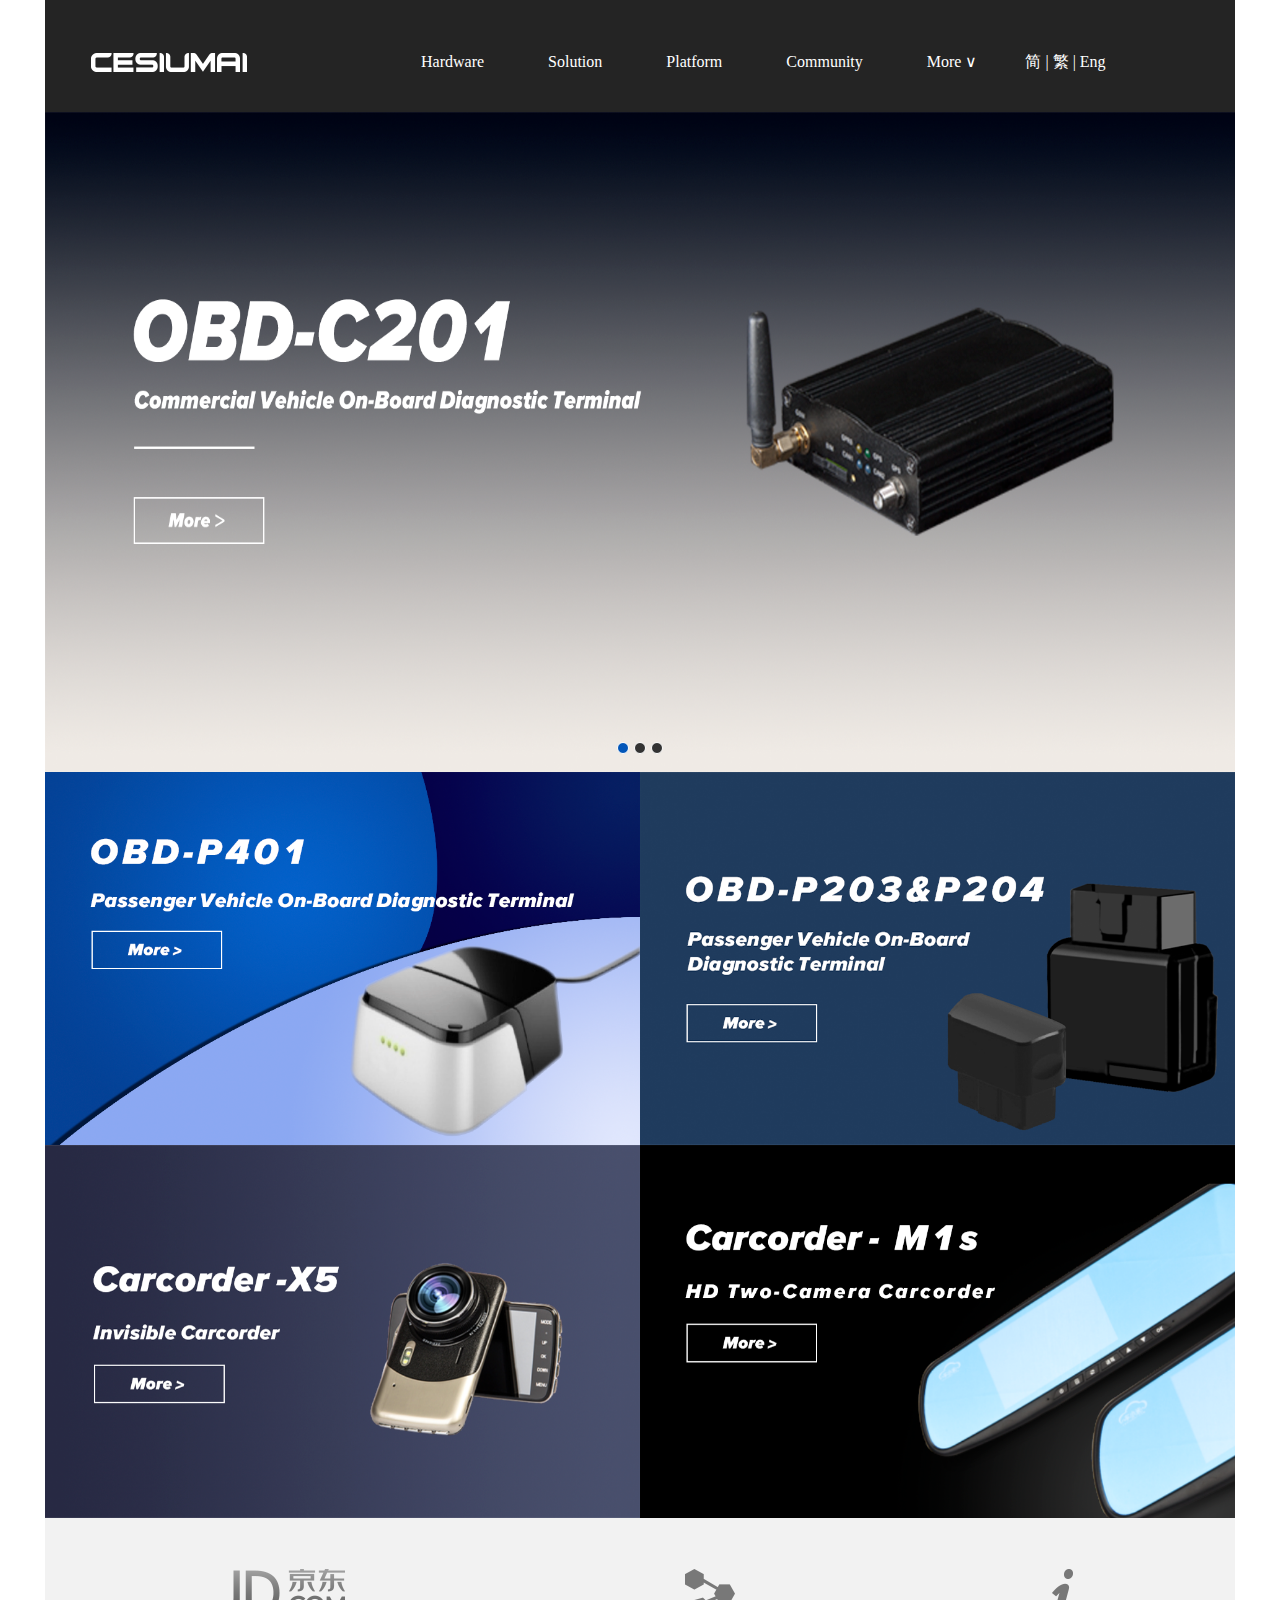
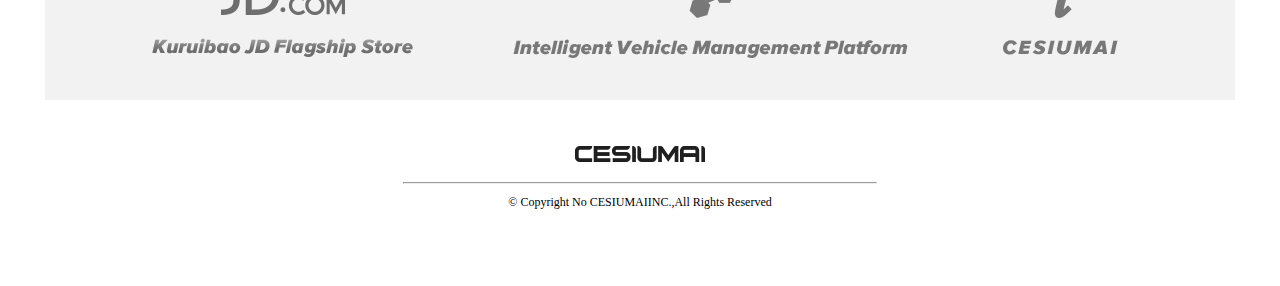
<file: index.html>
<!DOCTYPE html>
<html>
		<html xmlns=http://www.w3.org/1999/xhtml> 
	<head>
		<meta charset="utf-8" />

<meta http-equiv=X-UA-Compatible content="IE=edge,chrome=1">
<meta content=always name=referrer>
<meta name="viewport" content="width=device-width, initial-scale=1" />
		<title></title>
		<link rel="stylesheet" href="css/header.css" />
		<link rel="stylesheet" href="css/banner.css" />
	</head>
	<body>
		<div id="max">
		<div class="header">
			<h1 class="logo"><a href="" ><img src="img/images/logo1.png" alt="logo" /></a></h1>
			<ul class="ind_nav">
				<li class="nav-1"><a href="product.html" class="current">Hardware</a></li>
				<li class="nav-2"><a href="solution.html" class="solu">Solution</a></li>
				<li class="nav-3"><a href="http://obd.longseer.online/Home/Index" target="_blank" class="pla">Platform</a></li>
				<li class="nav-4"><a href="" class="com">Community</a></li>
			
				<li class="nav-5" id="nav"><a href="" class="dropdown-btn" data-trigger="dropdown">More	&#8744;</a>
					<ul class="dropdown-menu fade">
				    	<li class="item"><a href="">News</a></li>
			      		<li class="item"><a href="">Activities</a></li>
			      		<li class="item"><a href="">Links</a></li>
			        </ul>
				</li>
				<li class="nav-6"><a href="" class="eng">简 | 繁 | Eng</a></li>
			</ul>
		</div>
	<div id="pic">
    <div id="list" style="left: -1190px;">
        <img src="img/banner/banner3.jpg" alt="1"/>
        <img src="img/banner/banner1.png" alt="1"/>
        <img src="img/banner/banner2.jpg" alt="2"/>
        <img src="img/banner/banner3.jpg" alt="3"/>
        <img src="img/banner/banner1.png" alt="4"/>
      
    </div>
    <div id="buttons">
        <span index="1" class="on"></span>
        <span index="2"></span>
        <span index="3"></span>
       
    </div>
    <a href="javascript:;" id="prev" class="arrow"></a>
    <a href="javascript:;" id="next" class="arrow"></a>
</div>

		<div class="container">
			<div id="p401"><a href=""><img src="img/images/OBD-P401.png" alt="" /></a></div>
			<div ><a href=""><img src="img/images/OBD-P203.png" alt="" /></a></div>
			<div ><a href=""><img src="img/images/Carcorder.png" alt="" /></a></div>
			<div ><a href=""><img src="img/images/Carcorder-M1s.png" alt="" /></a></div>
		</div>
		<div class="footer">
			<a href="" class="footer1"><img src="img/images/JDlogo.png" alt="" /> </a>
			<a href="" class="footer2"><img src="img/images/footer3.png" alt="" /> </a>
			<a href="" class="footer3"><img src="img/images/footer2.png" alt="" /> </a>
		</div>
		<div class="footers"></div>
	</div>
		<script src="js/jquery-1.11.3.js"></script>
		<script src="js/myUI.js"></script>
		<script src="js/jquery.js"></script>
		<script src="js/js.js"></script>
		<script type="text/javascript">
		$('.footers').load("footer.html");

</script>
	</body>
</html>
</file>
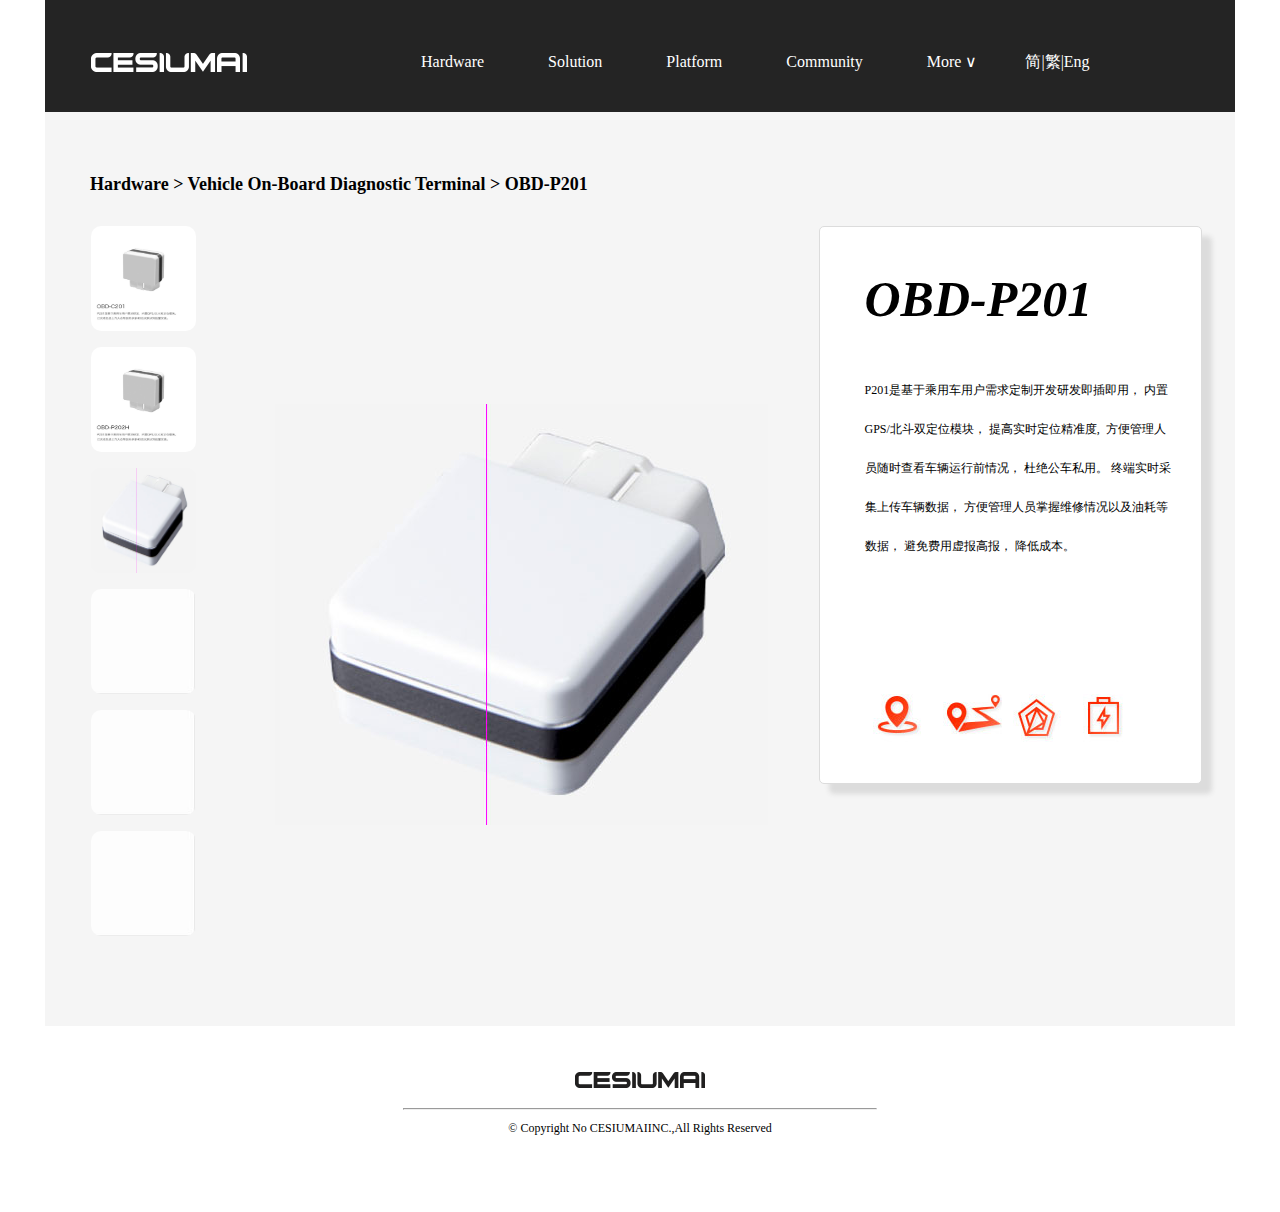
<file: detail.html>
<!DOCTYPE html>
<html>
	<head>
		<meta charset="UTF-8">
		<meta http-equiv=X-UA-Compatible content="IE=edge,chrome=1">
		<meta content=always name=referrer>
		<meta name="viewport" content="width=device-width, initial-scale=1" />
		<title></title>
		<link rel="stylesheet" href="css/header.css" />
		<link rel="stylesheet" href="css/detail.css" />
	</head>
	<body>
	<div id="details">
		<div class="header">
			<h1 class="logo"><a href="index.html" ><img src="img/images/logo1.png" alt="logo" /></a></h1>
			<ul class="ind_nav">
				<li class="nav-1"><a href="product.html" class="current">Hardware</a></li>
				<li class="nav-2"><a href="solution.html" class="solu">Solution</a></li>
				<li class="nav-3"><a href="http://obd.longseer.online/Home/Index" target="_blank" class="pla">Platform</a></li>
				<li class="nav-4"><a href="" class="com">Community</a></li>
			
				<li class="nav-5" id="nav"><a href="" class="dropdown-btn" data-trigger="dropdown">More	&#8744;</a>
					<ul class="dropdown-menu fade">
				    	<li class="item"><a href="">News</a></li>
			      		<li class="item"><a href="">Activities</a></li>
			      		<li class="item"><a href="">Links</a></li>
				    	
			        </ul>
				</li>
				<li class="nav-6"><a href="" class="eng">简|繁|Eng</a></li>
			</ul>
			
		</div>
		<div class="detail">
			<h2>Hardware > Vehicle On-Board Diagnostic Terminal > OBD-P201</h2>
			<div class="detail-left">
				<ul>
					<li><img src="img/product/OBD-C201.jpg" onmouseover="changeImg(this.src)" alt="" /></li>
					<li><img src="img/product/OBD-P202H.jpg" onmouseover="changeImg(this.src)" alt="" /></li>
					<li><img src="img/detail/obd201-1.1.jpg" onmouseover="changeImg(this.src)" alt="" /></li>
					<li><img src="img/detail/obd201-1.jpg" onmouseover="changeImg(this.src)" alt="" /></li>
					<li><img src="img/detail/obd201-1.jpg" onmouseover="changeImg(this.src)" alt="" /></li>
					<li><img src="img/detail/obd201-1.jpg" onmouseover="changeImg(this.src)" alt="" /></li>
				</ul>
			</div>
			<div class="detail-center">
				<img src="img/detail/obd201-1.1.jpg" alt="" id="myimg"/>
			</div>
			<div class="detail-right">
				<h1>OBD-P201</h1>
				<p>P201是基于乘用车用户需求定制开发研发即插即用， 内置<br>GPS/北斗双定位模块， 提高实时定位精准度, &nbsp;方便管理人<br>
					员随时查看车辆运行前情况， 杜绝公车私用。 终端实时采 <br>集上传车辆数据， 方便管理人员掌握维修情况以及油耗等<br>数据，
					避免费用虚报高报， 降低成本。
				</p>
				<img  src="img/icon/tb-1.jpg" class="tb-1"/>
				<img src="img/icon/tb-2.jpg"/>
				<img src="img/icon/tb-3.jpg" />
				<img src="img/icon/tb-4.jpg"/>
			</div>
		</div>
		<div class="footer"></div>
	</div>
		<script src="js/jquery-1.11.3.js"></script>
		<script src="js/myUI.js"></script>
		<script src="js/jquery.js"></script>
		<script>
		function changeImg(url)
		{
		  var bigimg = document.getElementById("myimg");
		  bigimg.src=url;
		}
			$('.footer').load("footer.html");
		</script>
	</body>
</html>
</file>
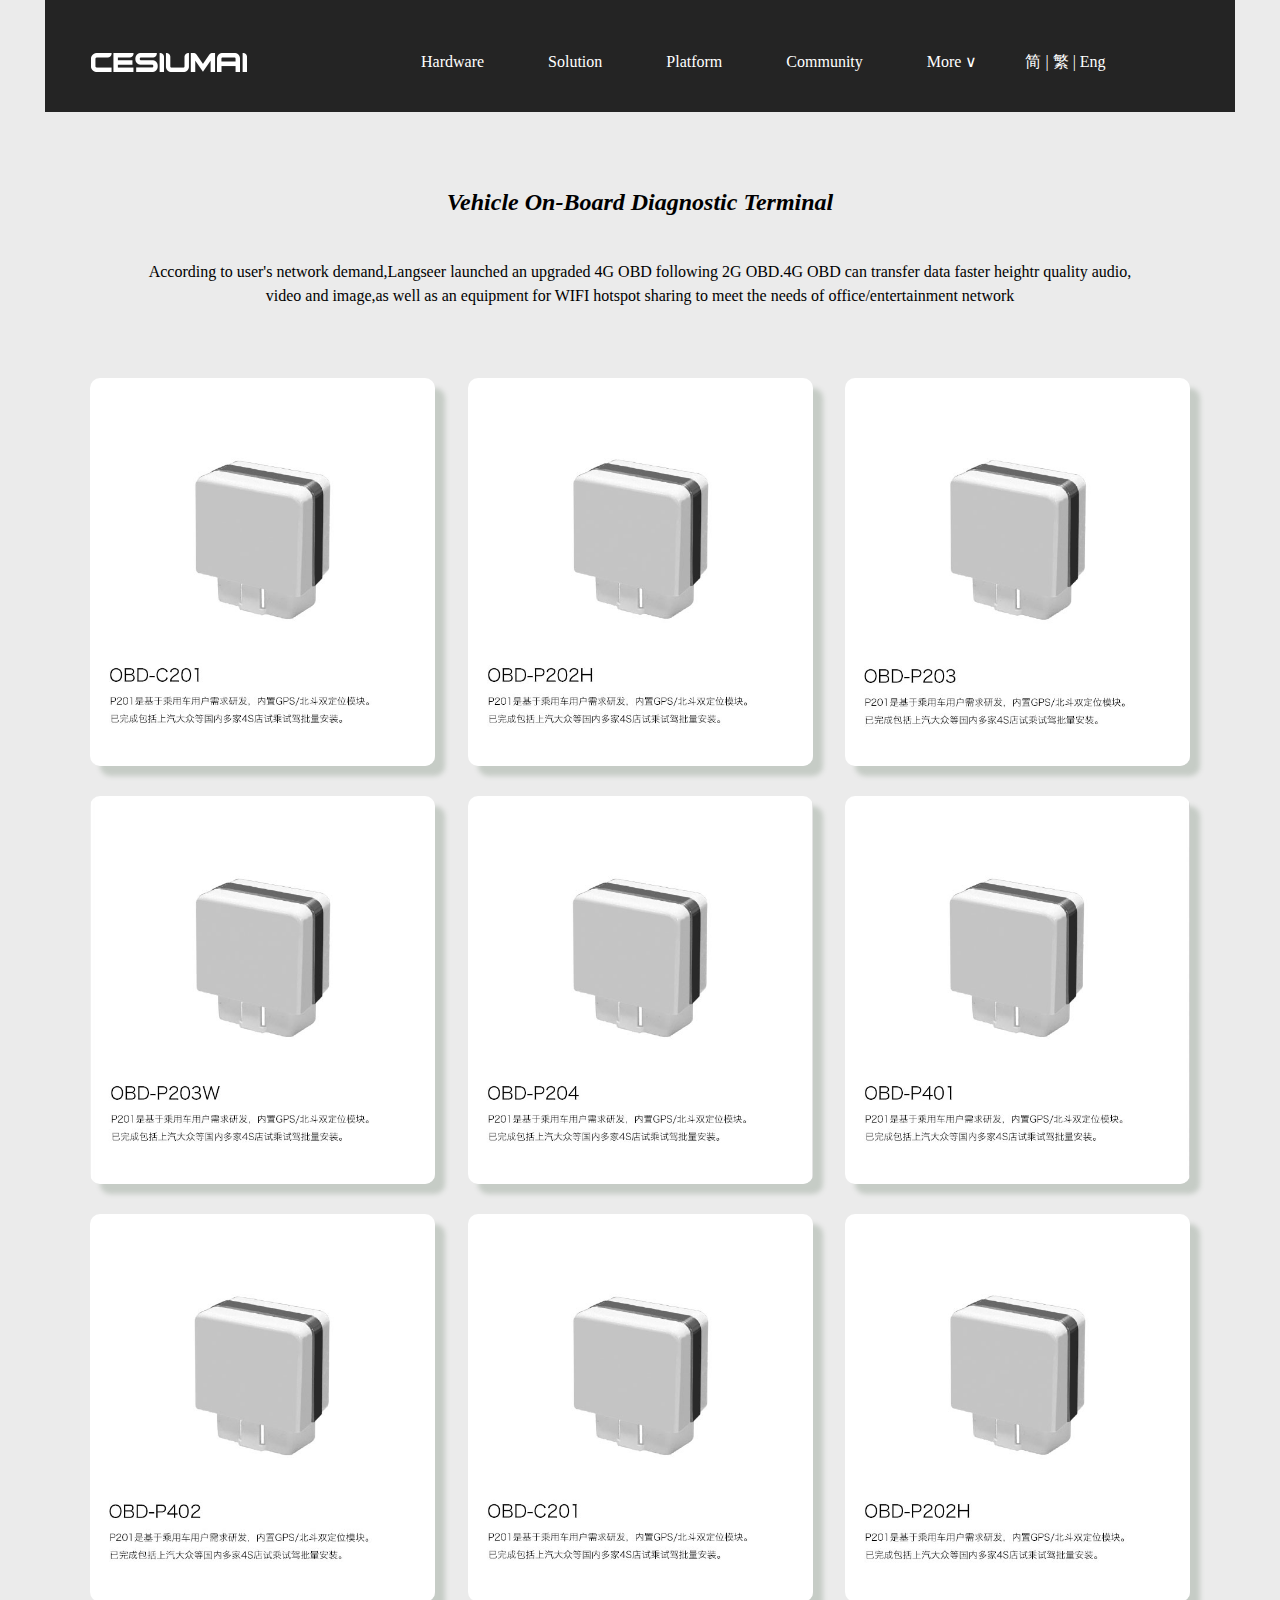
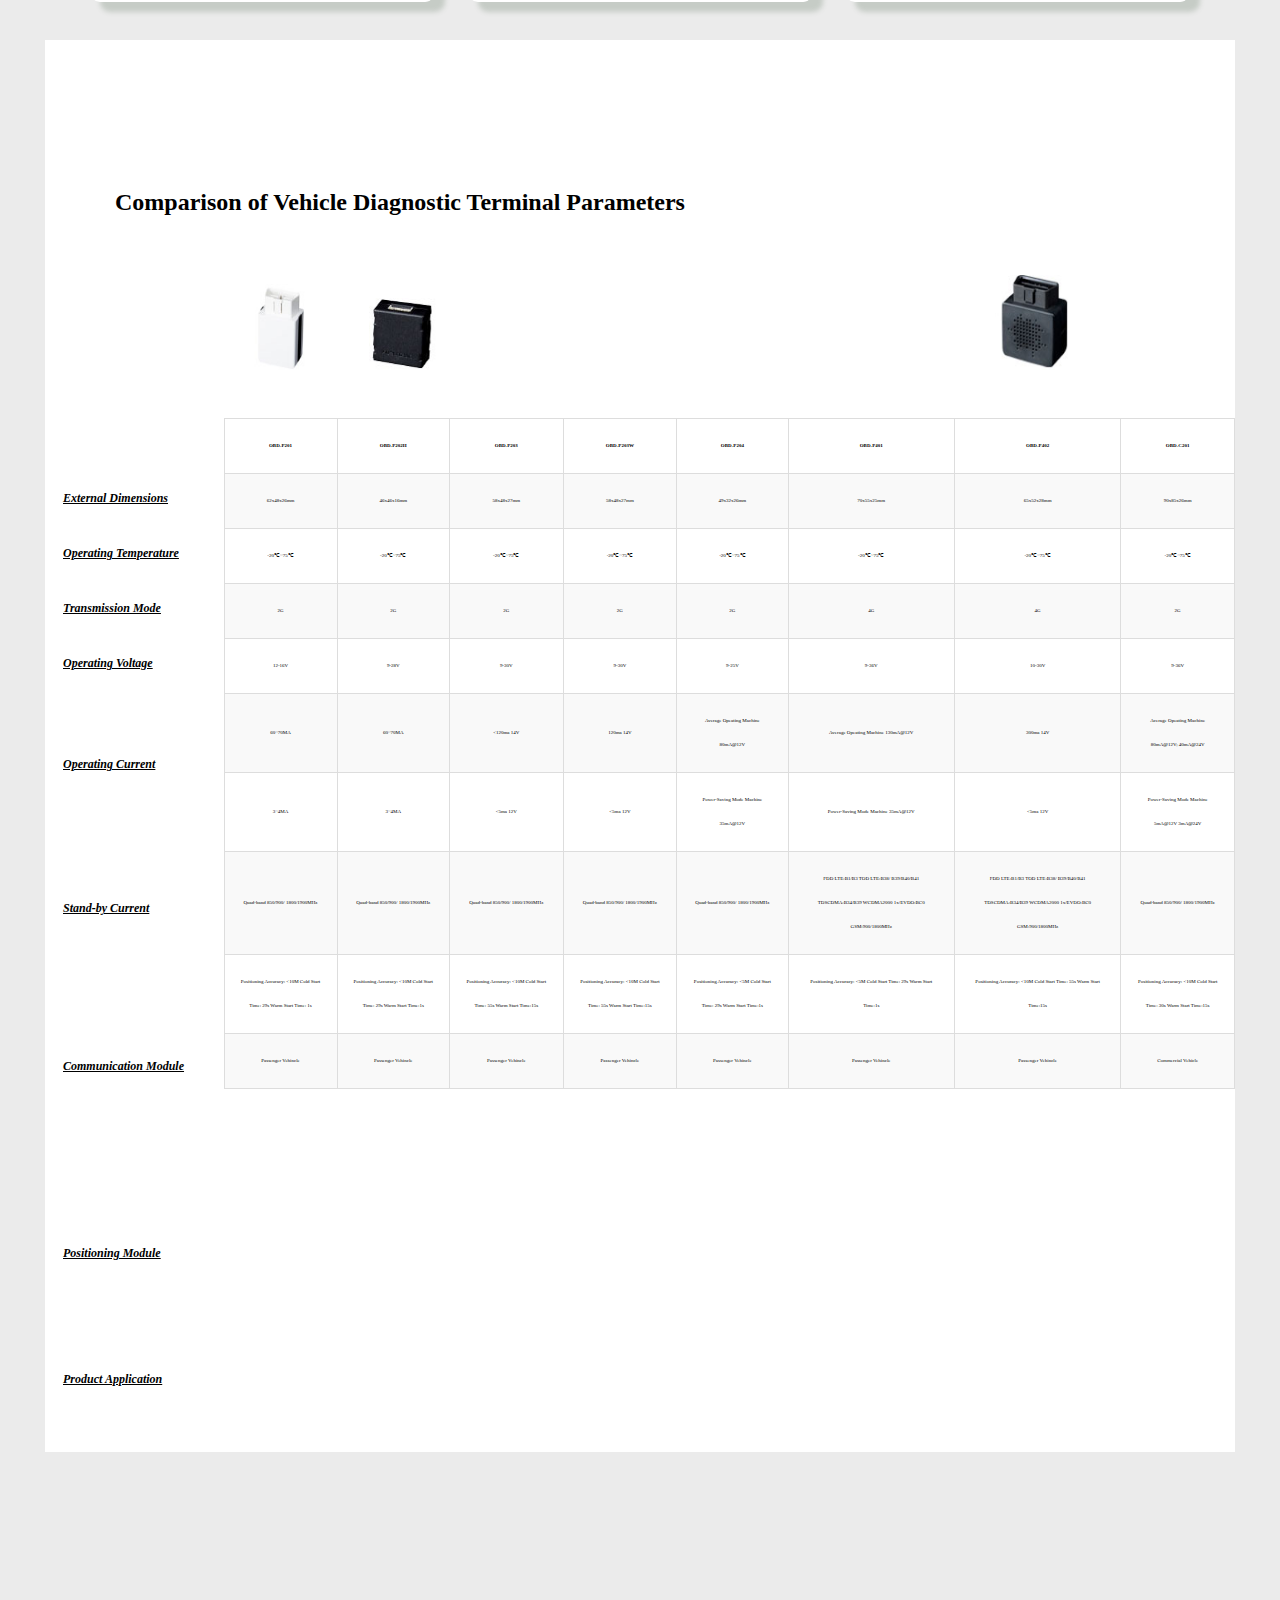
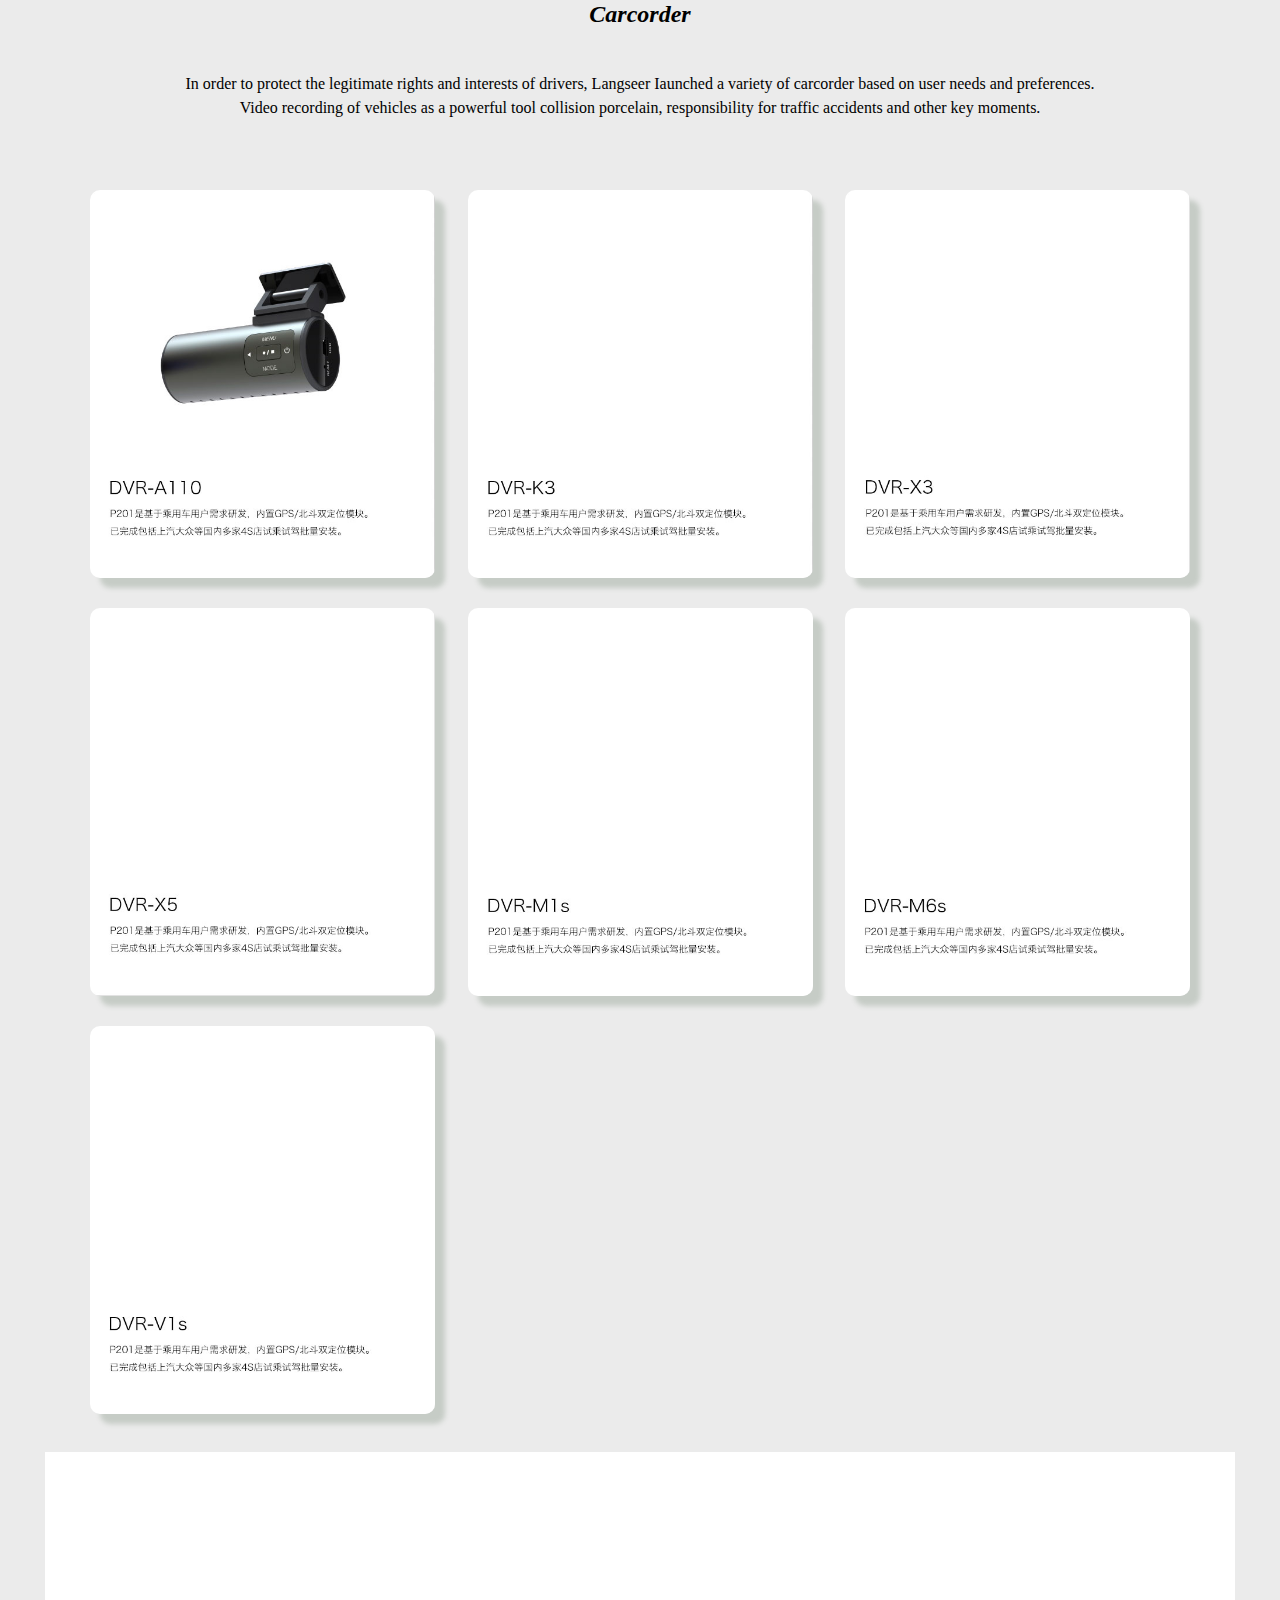
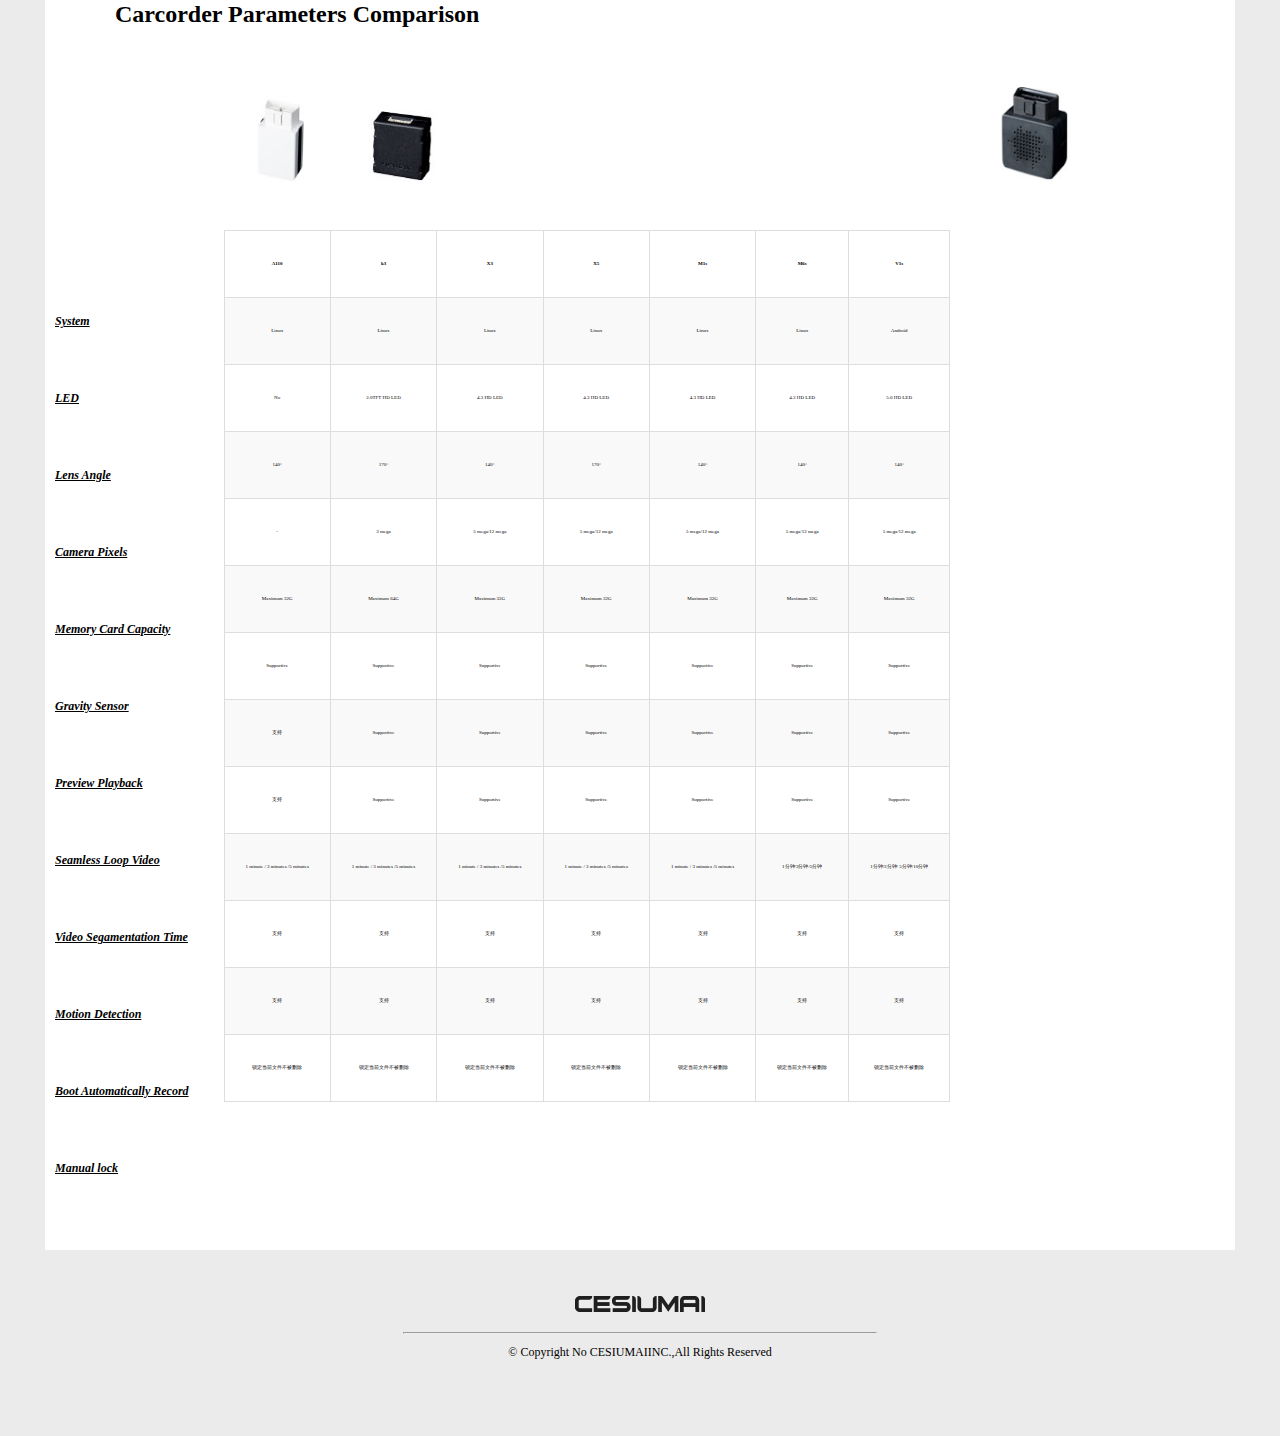
<file: product.html>
<!DOCTYPE html>
<html>
	<head>
		<meta charset="UTF-8">
 <meta http-equiv=Content-Type content="text/html;charset=utf-8">
 <meta http-equiv=X-UA-Compatible content="IE=edge,chrome=1">
 <meta content=always name=referrer>
 <meta name="viewport" content="width=device-width, initial-scale=1" />
		<title></title>
		<link rel="stylesheet" href="css/header.css" />
		<link rel="stylesheet" href="css/product.css" />
	</head>
	<body>
	<div id="min">
		<div class="header">
			<h1 class="logo"><a href="index.html" ><img src="img/images/logo1.png" alt="logo" /></a></h1>
			<ul class="ind_nav">
				<li class="nav-1"><a href="product.html" class="current">Hardware</a></li>
				<li class="nav-2"><a href="solution.html" class="solu">Solution</a></li>
				<li class="nav-3"><a href="http://obd.longseer.online/Home/Index"  target="_blank" class="pla">Platform</a></li>
				<li class="nav-4"><a href="" class="com">Community</a></li>
			
				<li class="nav-5"><a href="" class="dropdown-btn" data-trigger="dropdown">More	&#8744;</a>
					<ul class="dropdown-menu fade">
				    	<li class="item"><a href="">News</a></li>
			      		<li class="item"><a href="">Activities</a></li>
			      		<li class="item"><a href="">Links</a></li>
				    	
			        </ul>
				</li>
				<li class="nav-6"><a href="" class="eng">简 | 繁  | Eng</a></li>
			</ul>
			
		</div>
		<div class="container">
			<div class="title">
				<h1>Vehicle On-Board Diagnostic Terminal</h1>
				<p>According to user's network demand,Langseer launched an upgraded 4G OBD following 2G OBD.4G OBD can transfer data faster heightr quality audio,<br>video and image,as well as an equipment for WIFI hotspot sharing to meet the needs of
					office/entertainment network
				</p>
			</div>
			<div class="product">
				<div class="p201">
					<a href="detail.html"><img src="img/product/OBD-C201.jpg" alt="" /></a>
				</div>
				<div>
					<a href="detail-2.html"><img src="img/product/OBD-P202H.jpg" alt="" /></a>
				</div>
				<div class="p203">
					<a href=""><img src="img/product/OBD-P203.jpg" alt="" /></a>
				</div>
				<div class="p203w">
					<a href=""><img src="img/product/OBD-P203W.jpg" alt="" /></a>
				</div>
				<div>
					<a href=""><img src="img/product/OBD-P204.jpg" alt="" /></a>
				</div>
				<div class="p401">
					<a href=""><img src="img/product/OBD-P401.jpg" alt="" /></a>
				</div>
				<div class="p402">
					<a href=""><img src="img/product/OBD-P402.jpg" alt="" /></a>
				</div>
				<div>
					<a href=""><img src="img/product/OBD-C201.jpg" alt="" /></a>
				</div>
				<div class="p203ws">
					<a href=""><img src="img/product/OBD-P202H.jpg" alt="" /></a>
				</div>
			</div>
			<div class="product-title">
				<h1>Comparison of Vehicle Diagnostic Terminal Parameters</h1>
				<img src="img/product/obd-1.jpg" alt="" class="obd-1"/>
				<img src="img/product/obd-2.jpg" alt="" class="obd-2"/>
				<img src="img/product/obd-3.jpg" alt="" class="obd-3"/>
				<div  class="parame-left">
				<ul class="parame">
					<li><u>External Dimensions</u></li>
					<li><u>Operating Temperature</u></li>
					<li><u>Transmission Mode</u></li>
					<li><u>Operating Voltage</u></li>
					<li style="line-height: 147px;"><u>Operating Current</u></li>
					<li style="line-height: 140px;"><u>Stand-by Current</u></li>
					<li style="line-height: 177px;"><u>Communication Module</u></li>
					<li style="line-height: 197px;"><u>Positioning Module</u></li>
					<li><u>Product Application</u></li>
				</ul>
				</div>
		        <div class="parame-right">
		        	<table border="1" class="parame-table" cellpadding="15">
		        			<thead>
		        				<tr>
		        					<th>OBD-P201</th>
		        					<th>OBD-P202H</th>
		        					<th>OBD-P203</th>
		        					<th>OBD-P203W</th>
		        					<th>OBD-P204</th>
		        					<th>OBD-P401</th>
		        					<th>OBD-P402</th>
		        					<th>OBD-C201</th>
		        				</tr>
		        			</thead>
		        			<tbody>
		        				<tr>
		        					<td>62x48x26mm</td>
		        					<td>46x46x16mm</td>
		        					<td>58x48x27mm</td>
		        					<td>58x48x27mm</td>
		        					<td>49x32x26mm</td>
		        					<td>70x55x25mm</td>
		        					<td>65x52x28mm</td>
		        					<td>90x85x26mm</td>
		        				</tr>
		        				<tr>
		        					<td>-20℃~75℃</td>
		        					<td>-20℃~75℃</td>
		        					<td>-20℃~75℃</td>
		        					<td>-20℃~75℃</td>
		        					<td>-20℃~75℃</td>
		        					<td>-20℃~75℃</td>
		        					<td>-20℃~75℃</td>
		        					<td>-20℃~75℃</td>
		        				</tr>
		        				<tr>
		        					<td>2G</td>
		        					<td>2G</td>
		        					<td>2G</td>
		        					<td>2G</td>
		        					<td>2G</td>
		        					<td>4G</td>
		        					<td>4G</td>
		        					<td>2G</td>
		        				</tr>
		        				<tr>
		        					<td>12-16V</td>
		        					<td>9-28V</td>
		        					<td>9-30V</td>
		        					<td>9-30V</td>
		        					<td>9-25V</td>
		        					<td>9-36V</td>
		        					<td>10-30V</td>
		        					<td>9-36V</td>
		        				</tr>
		        				<tr>
		        					<td>60~70MA</td>
		        					<td>60~70MA</td>
		        					<td><120ma 14V</td>
		        					<td>120ma 14V</td>
		        					<td>Average Opeating Machine 80mA@12V</td>
		        					<td>Average Opeating Machine 130mA@12V</td>
		        					<td>300ma 14V</td>
		        					<td>Average Opeating Machine 80mA@12V; 40mA@24V</td>
		        				</tr>
		        				<tr>
		        					<td>3~4MA</td>
		        					<td>3~4MA</td>
		        					<td><5ma 12V</td>
		        					<td><5ma 12V</td>
		        					<td>Power-Saving Mode Machine 35mA@12V</td>
		        					<td>Power-Saving Mode Machine 35mA@12V</td>
		        					<td><5ma 12V</td>
		        					<td>Power-Saving Mode Machine 5mA@12V 3mA@24V</td>
		        				</tr>
		        				<tr>
		        					<td>Quad-band 850/900/ 1800/1900MHz </td>
		        					<td>Quad-band 850/900/ 1800/1900MHz</td>
		        					<td>Quad-band 850/900/ 1800/1900MHz</td>
		        					<td>Quad-band 850/900/ 1800/1900MHz</td>
		        					<td>Quad-band 850/900/ 1800/1900MHz</td>
		        					<td>FDD LTE:B1/B3 TOD LTE:B38/ B39/B40/B41 TDSCDMA:B34/B39 WCDMA2000 1x/EVDO:BC0 GSM:900/1800MHz</td>
		        					<td>FDD LTE:B1/B3 TOD LTE:B38/ B39/B40/B41 TDSCDMA:B34/B39 WCDMA2000 1x/EVDO:BC0 GSM:900/1800MHz</td>
		        					<td>Quad-band 850/900/ 1800/1900MHz</td>
		        				</tr>
		        				<tr>
		        					<td>Positioning Accuracy: <10M Cold Start Time: 29s Warm Start Time: 1s</td>
		        					<td>Positioning Accuracy: <10M Cold Start Time: 29s Warm Start Time:1s</td>
		        					<td>Positioning Accuracy: <10M Cold Start Time: 55s Warm Start Time:15s</td>
		        					<td>Positioning Accuracy: <10M Cold Start Time: 55s Warm Start Time:15s</td>
		        					<td>Positioning Accuracy: <5M Cold Start Time: 29s Warm Start Time:1s</td>
		        					<td>Positioning Accuracy: <5M Cold Start Time: 29s Warm Start Time:1s</td>
		        					<td>Positioning Accuracy: <10M Cold Start Time: 55s Warm Start Time:15s</td>
		        					<td>Positioning Accuracy: <10M Cold Start Time: 30s Warm Start Time:15s</td>
		        				</tr>
		        				<tr>
		        					<td>Passenger Vehincle</td>
		        					<td>Passenger Vehincle</td>
		        					<td>Passenger Vehincle</td>
		        					<td>Passenger Vehincle</td>
		        					<td>Passenger Vehincle</td>
		        					<td>Passenger Vehincle</td>
		        					<td>Passenger Vehincle</td>
		        					<td>Commercial Vehicle</td>
		        				</tr>
		        			</tbody>
		        	</table>
		        </div>
			</div>
			<div class="carcorder-title">
				<h1>Carcorder</h1>
				<p>In order to protect the legitimate rights and interests of drivers, Langseer Iaunched a variety of carcorder based on user needs and preferences.<br>
					Video recording of vehicles as a powerful tool collision porcelain, responsibility for traffic accidents and other key moments.
				</p>
			</div>
			<div class="carcorder-img">
				<div class="a110">
					<a href="detail-1.html"><img src="img/product/DVR-A110.jpg" /></a>
				</div>
				<div>
					<a href=""><img src="img/product/DVR-K3.jpg" alt="" /></a>
				</div>
				<div class="x3">
					<a href=""><img src="img/product/DVR-X3.jpg" alt="" /></a>
				</div>
				<div class="x5">
					<a href=""><img src="img/product/DVR-X5.jpg" alt=""  /></a>
				</div>
				<div>
					<a href=""><img src="img/product/DVR-M1S.jpg" alt="" /></a>
				</div>
				<div class="m6s">
					<a href=""><img src="img/product/DVR-M6S.jpg" alt="" /></a>
				</div>
				<div class="v1s">
					<a href=""><img src="img/product/DVR-V1S.jpg" alt="" /></a>
				</div>
			</div>
			<div class="carcorder-product">
				<h1>Carcorder Parameters Comparison</h1>
				<img src="img/product/obd-1.jpg" alt="" class="obd-1"/>
				<img src="img/product/obd-2.jpg" alt="" class="obd-2"/>
				<img src="img/product/obd-3.jpg" alt="" class="obd-3"/>
				<div class="carcorder-left">
					<ul class="carcorder-list">
						<li><u>System</u></li>
						<li><u>LED</u></li>
						<li><u>Lens Angle</u></li>
						<li><u>Camera Pixels</u></li>
						<li><u>Memory Card Capacity</u></li>
						<li><u>Gravity Sensor</u></li>
						<li><u>Preview Playback</u></li>
						<li><u>Seamless Loop Video</u></li>
						<li><u>Video Segamentation Time</u></li>
						<li><u>Motion Detection</u></li>
						<li><u>Boot Automatically Record</u></li>
						<li><u>Manual lock</u></li>
					</ul>
				</div>
				<div class="carcorder-right">
					<table class="carcorder-table" border="1" cellpadding="21">
						<thead>
							<tr>
								<th>A110</th>
								<th>k3</th>
								<th>X3</th>
								<th>X5</th>
								<th>M1s</th>
								<th>M6s</th>
								<th>V1s</th>
							</tr>
						</thead>
						<tbody>
							<tr>
								<td>Linux</td>
								<td>Linux</td>
								<td>Linux</td>
								<td>Linux</td>
								<td>Linux</td>
								<td>Linux</td>
								<td>Android</td>
							</tr>
							<tr>
								<td>No</td>
								<td>2.0TFT HD LED</td>
								<td>4.3 HD LED</td>
								<td>4.3 HD LED</td>
								<td>4.3 HD LED</td>
								<td>4.3 HD LED</td>
								<td>5.0 HD LED</td>
							</tr>
							<tr>
								<td>140°</td>
								<td>170°</td>
								<td>140°</td>
								<td>170°</td>
								<td>140°</td>
								<td>140°</td>
								<td>140°</td>
							</tr>
							<tr>
								<td>-</td>
								<td>3 mega</td>
								<td>5 mega/12 mega</td>
								<td>5 mega/12 mega</td>
								<td>5 mega/12 mega</td>
								<td>5 mega/12 mega</td>
								<td>5 mega/12 mega</td>
							</tr>
							<tr>
								<td>Maximum 32G</td>
								<td>Maximum 64G</td>
								<td>Maximum 32G</td>
								<td>Maximum 32G</td>
								<td>Maximum 32G</td>
								<td>Maximum 32G</td>
								<td>Maximum 32G</td>
							</tr>
								<td>Supportive</td>
								<td>Supportive</td>
								<td>Supportive</td>
								<td>Supportive</td>
								<td>Supportive</td>
								<td>Supportive</td>
								<td>Supportive</td>
							</tr>
							<tr>
								<td>支持</td>
								<td>Supportive</td>
								<td>Supportive</td>
								<td>Supportive</td>
								<td>Supportive</td>
								<td>Supportive</td>
								<td>Supportive</td>
							</tr>
							<tr>
								<td>支持</td>
								<td>Supportive</td>
								<td>Supportive</td>
								<td>Supportive</td>
								<td>Supportive</td>
								<td>Supportive</td>
								<td>Supportive</td>
							</tr>
							<tr>
								<td>1 minute / 3 minutes /5 minutes</td>
								<td>1 minute / 3 minutes /5 minutes</td>
								<td>1 minute / 3 minutes /5 minutes</td>
								<td>1 minute / 3 minutes /5 minutes</td>
								<td>1 minute / 3 minutes /5 minutes</td>
								<td>1分钟/3分钟/5分钟</td>
								<td>1分钟/3分钟/ 5分钟/10分钟</td>
							</tr>
							<tr>
								<td>支持</td>
								<td>支持</td>
								<td>支持</td>
								<td>支持</td>
								<td>支持</td>
								<td>支持</td>
								<td>支持</td>
							</tr>
							<tr>
								<td>支持</td>
								<td>支持</td>
								<td>支持</td>
								<td>支持</td>
								<td>支持</td>
								<td>支持</td>
								<td>支持</td>
							</tr>
							<tr>
								<td>锁定当前文件不被删除</td>
								<td>锁定当前文件不被删除</td>
								<td>锁定当前文件不被删除</td>
								<td>锁定当前文件不被删除</td>
								<td>锁定当前文件不被删除</td>
								<td>锁定当前文件不被删除</td>
								<td>锁定当前文件不被删除</td>
							</tr>
						</tbody>
					</table>
				</div>
			</div>
		</div>
		<footer class="footer"></footer>
	</div>
		<script src="js/jquery-1.11.3.js"></script>
		<script src="js/myUI.js"></script>
		<script src="js/jquery.js"></script>
		<script>
			$('.footer').load("footer.html");
		</script>
	</body>
	
</html>
</file>
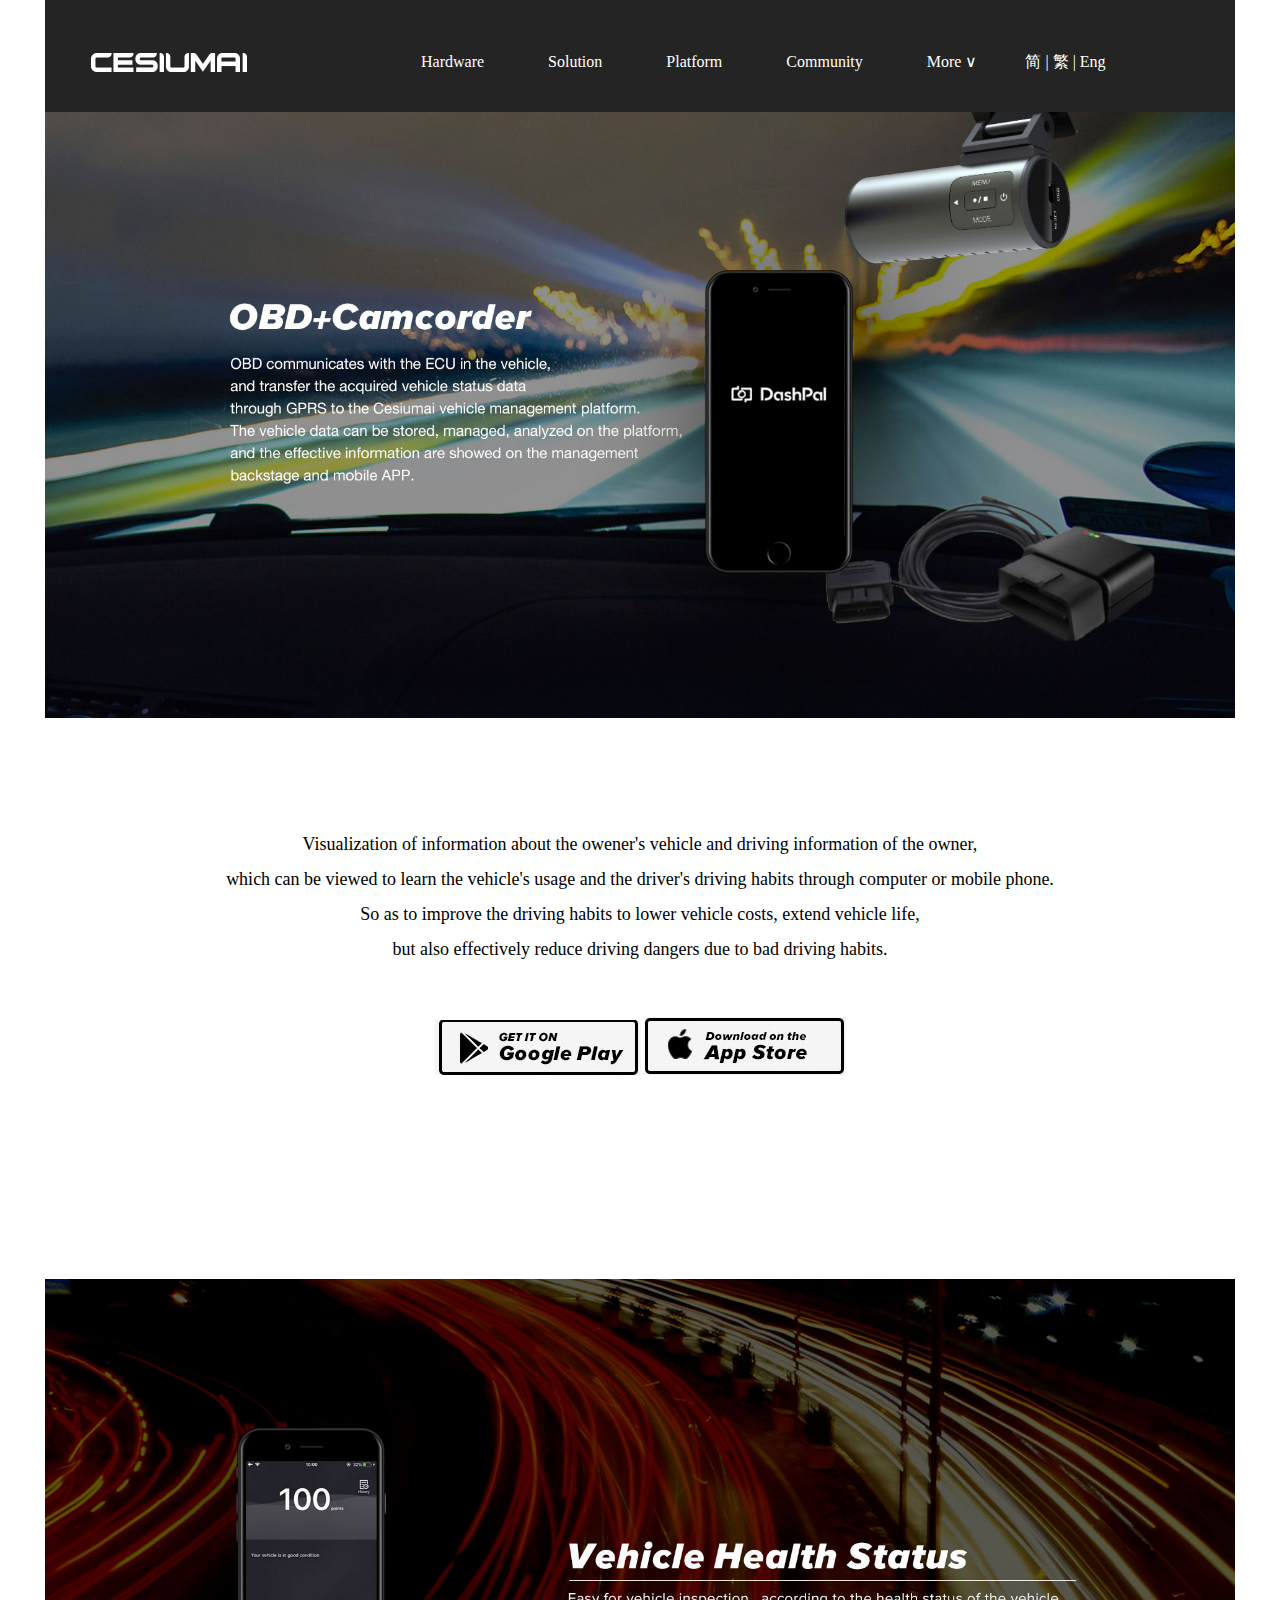
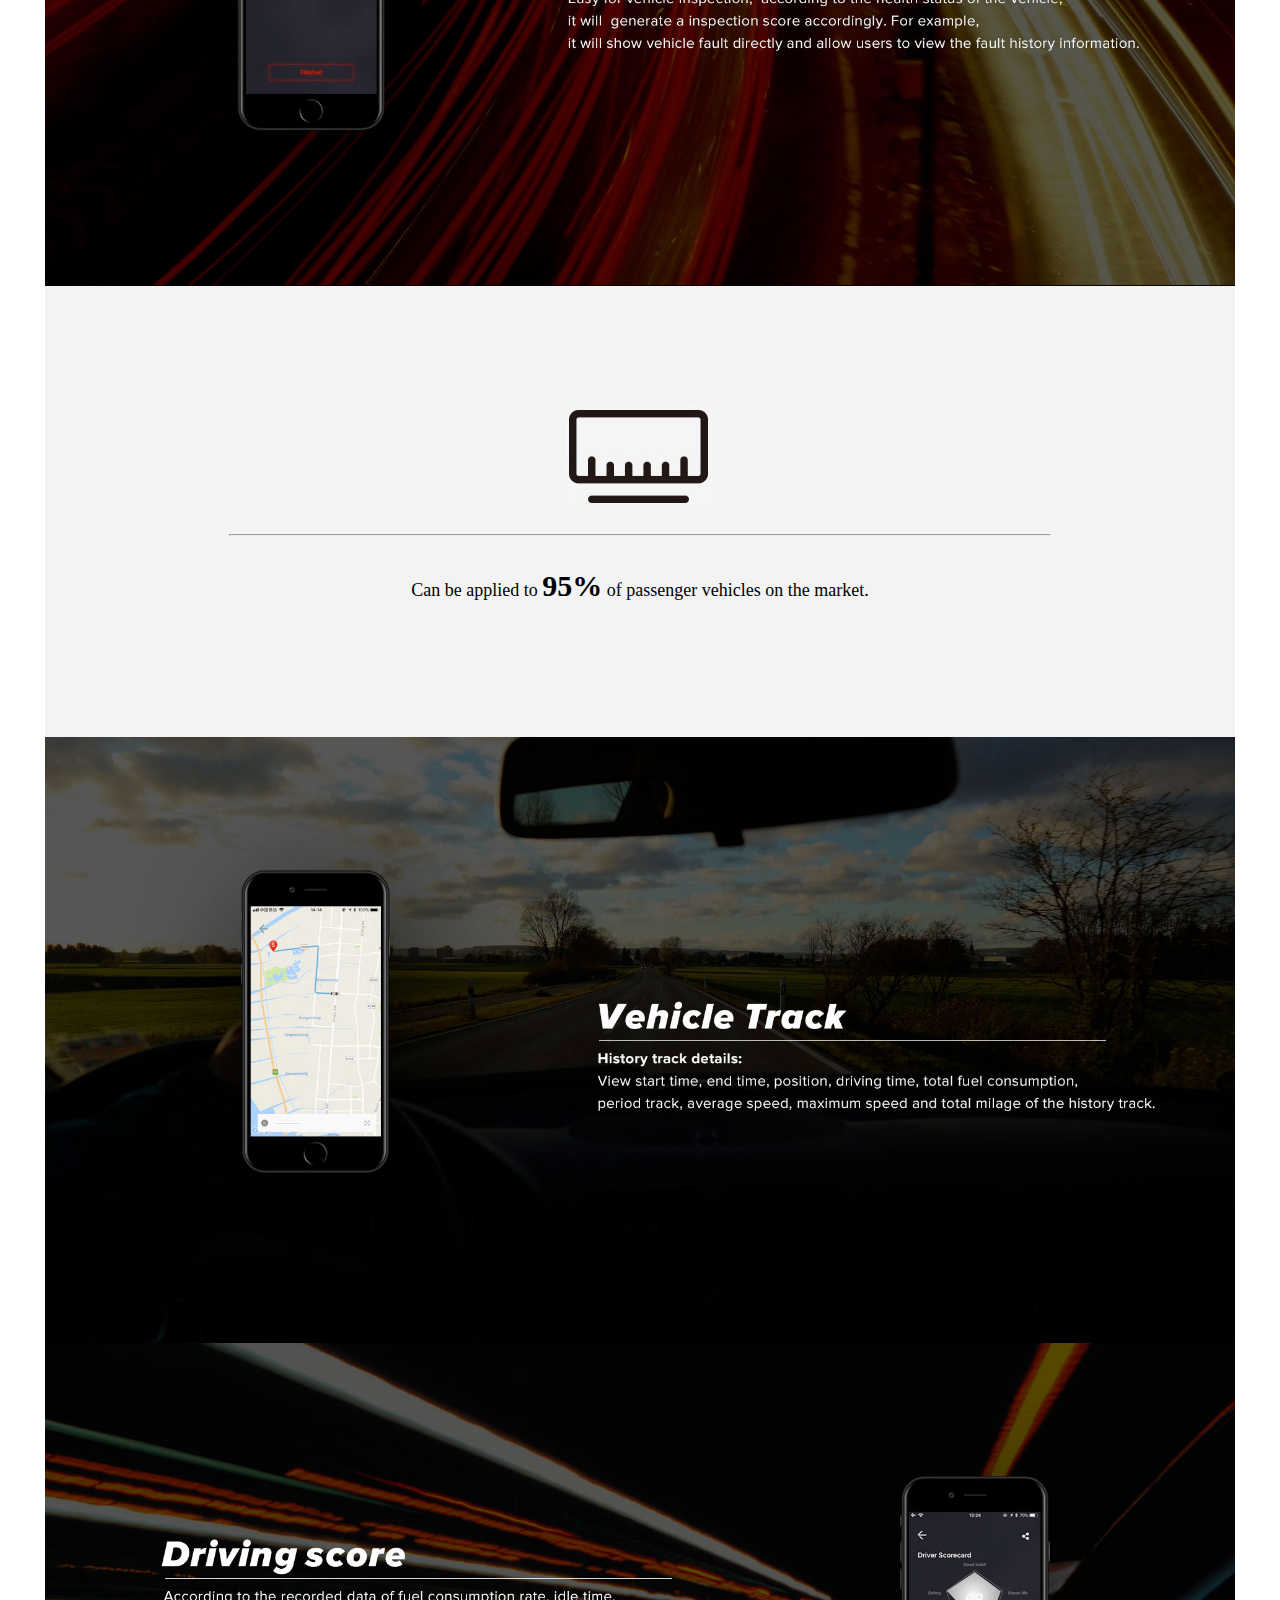
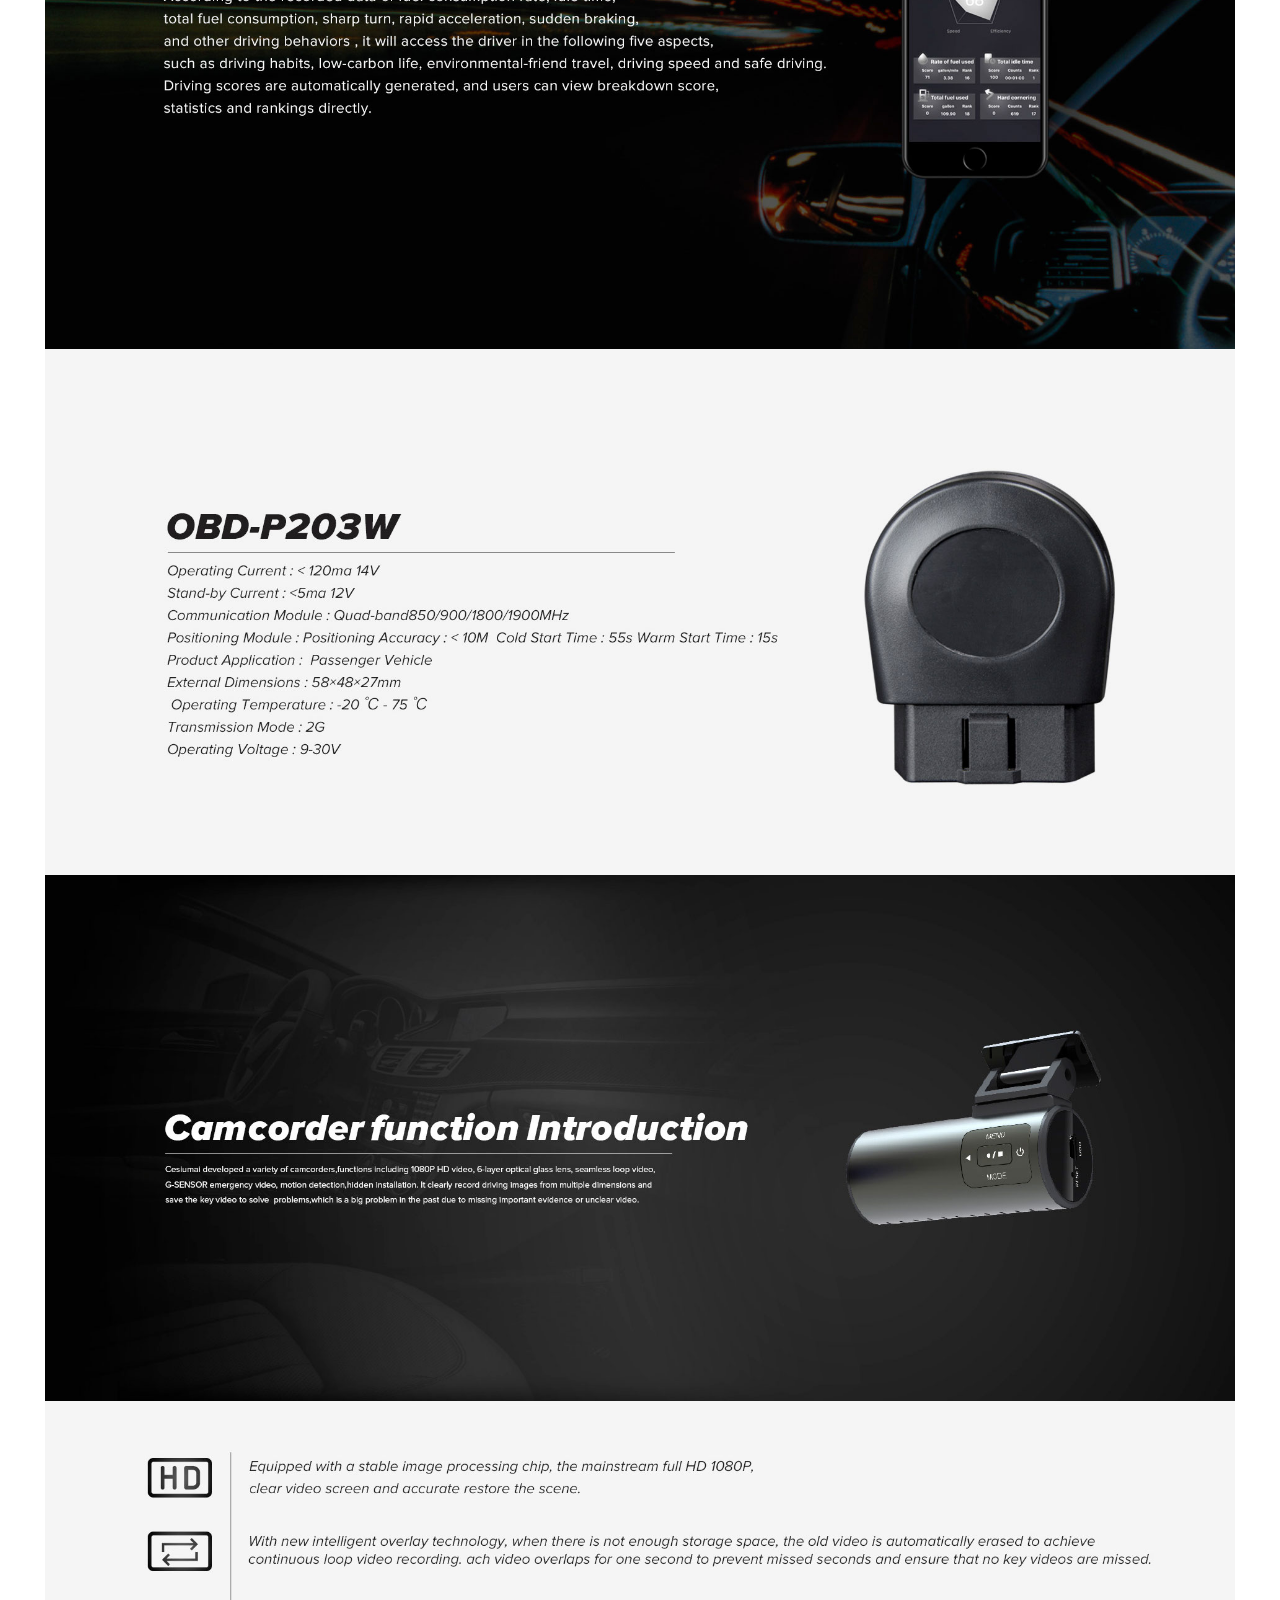
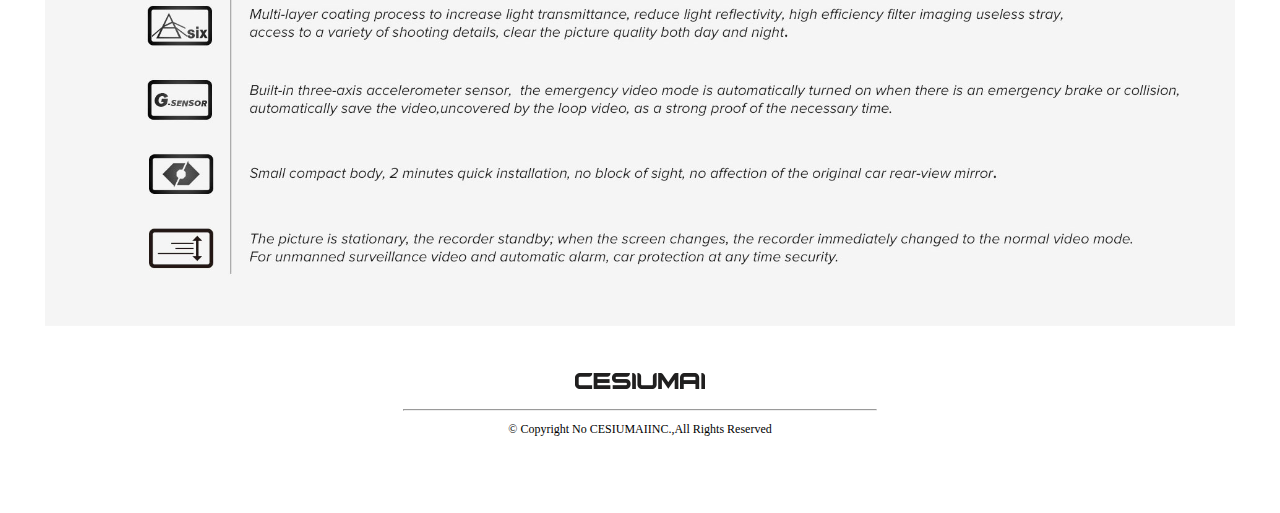
<file: solution.html>
<!DOCTYPE html>
<html>
	<head>
		<meta charset="UTF-8">
		<title></title>
		<link rel="stylesheet" href="css/header.css" />
		<link rel="stylesheet" href="css/products.css" />
	
	</head>
	<body>
	<div id="solution">
		<div class="header">
			<h1 class="logo"><a href="index.html" ><img src="img/images/logo1.png" alt="logo" /></a></h1>
			<ul class="ind_nav">
				<li class="nav-1"><a href="product.html" class="current">Hardware</a></li>
				<li class="nav-2"><a href="solution.html" class="solu">Solution</a></li>
				<li class="nav-3"><a href="http://obd.longseer.online/Home/Index" target="_blank" class="pla">Platform</a></li>
				<li class="nav-4"><a href="" class="com">Community</a></li>
			
				<li class="nav-5" id="nav"><a href="" class="dropdown-btn" data-trigger="dropdown">More	&#8744;</a>
					<ul class="dropdown-menu fade">
				    	<li class="item"><a href="">News</a></li>
			      		<li class="item"><a href="">Activities</a></li>
			      		<li class="item"><a href="">Links</a></li>
				    	
			        </ul>
				</li>
				<li class="nav-6"><a href="" class="eng">简 | 繁 | Eng</a></li>
			</ul>
		</div>
		<div class="obd-camcorder">
		</div>
		<div class="camcorder-title">
			<p>Visualization of information about the owener's vehicle and driving information of the owner,</p>
			<p>which can be viewed to learn the vehicle's usage and the driver's driving habits through computer or mobile phone. </p>
			<p>So as to improve the driving habits to lower vehicle costs, extend vehicle life,</p>
			<p>but also effectively reduce driving dangers due to bad driving habits.</p>	
			<a href=""><img src="img/products/google-play.jpg" alt="" /></a>
			<a href=""><img src="img/products/app-store.jpg" alt="" /></a>
		</div>
		<div id="vehicle-img" >
			<div class="s1">
				<img src="img/products/Vehicle-1.jpg" id="img1" />
			</div>
			<div class="s1">
				<img src="img/products/Vehicle-2.jpg" id="img2"  alt="" />
			</div>
			<div class="s1">
				<img src="img/products/Vehicle-3.jpg" id="img3"  alt="" />
			</div>
		
		</div>
		<div class="find">
		</div>
		<div class="vehicle-title">
			<img src="img/products/ds.jpg" alt="" />
			<hr />
			<p>Can be applied to <b>95%</b> of passenger vehicles on the market. </p>
		</div>
		<div class="trak">
			<img src="img/products/Track-1.jpg" id="img5"/>
			<img src="img/products/Track-2.jpg" id="img6" alt="" />
			<img src="img/products/Track-3.jpg" id="img7" alt="" />
		</div>
		<div class="driving"></div>
		<div class="obd-p203w"></div>
		<div class="camcorder-in"></div>
		<div class="hd-footer"></div>
        <footer class="footer"></footer>
    </div>
		<script src="js/jquery-1.11.3.js"></script>
		<script src="js/myUI.js"></script>
		<script src="js/jquery.js"></script>
		<script>
			 var img=1;
			
		   function MouseWheel(e){
		   	e=e||window.event;
		  
		    for(i=1;i<4;i++){
		    	
		      if(i==img){
		         if(e.wheelDelta){//IE
		              document.getElementById("img"+i).style.display="block";
		              document.getElementById("img"+(i+4)).style.display="block";
		         }else if(e.detail){//Firefox
		             document.getElementById("img"+i).style.display="block";
		             document.getElementById("img"+(i+4)).style.display="block";
		            }
		         }else{
		           document.getElementById("img"+i).style.display="none";
		           document.getElementById("img"+(i+4)).style.display="none";
		         }
		       }
		      if(img==3){
		      	
		        img=1;
		      }else{
		      	
		         img++;
		       }
		   	}
		      
		  /*Firefox注册事件*/
		  if(document.addEventListener){
		      document.addEventListener("DOMMouseScroll",MouseWheel,false);
		    }
		  window.onmousewheel=document.onmousewheel=MouseWheel;//IE/Opera/Chromed
			$('.footer').load("footer.html");
		</script>
		
	</body>
</html>
</file>
<file: css/header.css>
body {
    margin: 0;
    font-family: "Microsoft YaHei";
    font-size: 12px;
    line-height: 24px;
    width: 100%;
}
ul,ol,dl,dd,h1,h2,h3,h4,h5,h6,p,input,button ,div{
    margin: 0;
    padding: 0;
}
ul,ol {
    list-style: none;
}
#max{
	margin:auto;
	width: 1190px;
}
 a{
    color:#FFFFFF;
    text-decoration: none;
}
a:hover {
    color: #C4C4C4;
    font-size: 20px;
    text-decoration: none;
}
.header{
	
	height:112px;
	background-color: #242424;
}
.logo{
	margin-left: 46px;
    padding-top: 52px;
    
}

.ind_nav {
    float: left;
    margin-top: -39px;
    margin-left: 328px;
}
.ind_nav ,.nav-1,.nav-2,.nav-3,.nav-4,.nav-5 ,.nav-6{
    float: left;
}

.ind_nav ,.nav-1,.nav-2,.nav-3,.nav-4,.nav-5,.nav-6,.current,.pla,.solu,.com,.dropdown-btn{
    display: block;
    padding:0 16px;
    line-height: 50px;
    
    font-size: 16px;
}

/*下拉菜单*/
.dropdown-btn {
  text-decoration:none; 
	display:inline-block;
}

.dropdown-menu{
	width:200px;
	list-style:none; margin:0; padding:0;
	border:1px solid #aaa;
	box-shadow:5px 5px 6px #000;
	background-color: #2A2A2A;
	margin-top: 20px;
	position: absolute;
    z-index: 99999;
}
.dropdown-menu>.item>:only-child:not(hr){
	padding:6px 20px; width:160px;
}
.dropdown-menu>.item:hover{background:#ddd}
.dropdown-menu.fade{
	height:0; opacity:0; overflow:hidden;
  transition:all .5s linear;
}
.dropdown-menu.in{ height:152px; opacity:1; }


/*页尾*/
.footers{
	text-align: center;
	max-width: 1190px;
	height: 144px;
}
.logo2{
	margin-top: 42px;
}
hr{
	    margin-top: 16px;
    width: 472px;
}
</file>
<file: css/banner.css>
*轮播图*/

* {
    margin: 0;
    padding: 0;
    text-decoration: none;
}


#pic {
    position: relative;
    width: 1190px;
    height: 660px;
    overflow: hidden;
    left: 50%;
     margin-left: -595px;
}

#list {
    position: absolute;
    z-index: 1;
    width: 9100px;
    height: 400px;
}

#list img {
    float: left;
    width: 1190px;
    height: 660px;
}

#buttons {
    position: absolute;
    left: 572px;
    bottom: 20px;
    z-index: 2;
    height: 10px;
    width: 100px;
}

#buttons span {
    float: left;
    margin-right: 5px;
    width: 10px;
    height: 10px;
    border: 1px solid #fff;
    border-radius: 50%;
    background: #333;
    cursor: pointer;
}

#buttons .on {
    background: #0256B9;
}

.arrow {
    position: absolute;
    top: 330px;
    z-index: 2;
    display: none;
    width: 40px;
    height: 40px;
    font-size: 36px;
    font-weight: bold;
    line-height: 39px;
    text-align: center;
    color: #fff;

    cursor: pointer;
    
}
#prev{
	background: url(../img/banner/prev.png) no-repeat;
}
#next{
	background: url(../img/banner/next.png) no-repeat;
}
.arrow:hover {
    background-color: RGBA(0, 0, 0, .7);
}

#pic:hover .arrow {
    display: block;
}

#prev {
    left: 20px;
}

#next {
    right: 20px;
}

/*商品图片*/
.container{
	width:1190px;
	height:746px;
	display:flex;
	flex-wrap:wrap;		
justify-content:space-between;
}
.container>div{
	width: 595px;
	height: 373px;
}
.container>div>a>img{
	width: 595px;
	height: 373px;
}
.footer{
	max-width:1190px;
	height:182px;
	background-color: #F2F2F2;
}
.footer>a{
	display: block;
	text-decoration: none;
	float:left;
	margin-top: 51px;
}
.footer1{
	margin-left:107px;
}
.footer2{
	margin-left: 100px;
}
.footer3{
	margin-left:  95px;
}
</file>
<file: css/detail.css>
#details{
	width: 1190px;
	margin: auto;
}
.detail{
	width: 1190px;
	height:914px;
	background: #F5F5F5;
}
.detail>h2{
	padding-top: 60px;
	padding-left: 45px;	
}
.detail-left{
	margin-top: 30px;
	float:left;
	width: 15%;
}
.detail ul {
	margin-left: 45px;
}
.detail-left ul li{
	text-align: center;
	 width: 106px;
    height: 106px;
    margin-bottom: 15px;
   }
.detail-left ul li img{
	width:105px;
	height:105px;
	border-radius: 10px;
}
.detail-left ul li:hover{
	border: 1px solid #dc551f;
	border-radius: 10px;
}
.detail-center{
	float:left;
	width:50%;
	text-align: center;
}
.detail-center img{
	width: 493px;
	height:421px;
	margin-top: 208px;
}
.detail-right{
	margin-top: 30px;
	float:left;
	width: 32.1%;
	height:556px;
	border:1px solid #DCDCDC;
	border-radius:5px;
	background: #FFFFFF;
	box-shadow: 10px 10px 5px #DCDCDC; 
}
.detail-right h1{
	margin-top: 60px;
	margin-left: 45px;
	font-size: 50px;
	font-style: oblique;
}
.detail-right p{
	margin-top: 60px;
	margin-left: 45px;
	font-size: 12px;
	line-height:39px ;
	
}
.detail-right img{
	 margin-top: 120px;
}
.detail-right .tb-1{
	margin-left: 45px;
}
</file>
<file: css/product.css>
body{
	background: #EBEBEB;
}
#min{
	margin: auto;
	width: 1190px;
}
.container{
	width:100%;
	height: 100%;
	background: #EBEBEB;
	
}
.title{
	width: 1190px;
	text-align: center;
	padding-top: 78px;
	background: #EBEBEB;
}
.title h1,.carcorder-title h1{
	font-style: oblique;
}
.title p{
	margin-top: 46px;
	font-size: 16px;
}
/*obd产品列表*/

.product,.carcorder-img{
	margin-top: 70px;
	width:1190px;
	height:1232px;
	display:flex;
	flex-wrap:wrap;		
justify-content:space-between;

}
.product div,.carcorder-img div{
	width:345px;
	height:388px;
	margin-bottom: 30px;
}
.product div a img,.carcorder-img div a img{
	width:345px;
	height:388px;
	border-radius: 10px;
    box-shadow: 10px 10px 5px #c6ccc6;
}
.product >.p201,.p203w,.p402{
	margin-left: 45px;
}
.product >.p203,.p401,.p203ws{
	margin-right: 45px;
}
.product-title{
	width: 1190px;
	height:1412px;
	background: #FFFFFF;
	margin-top: 30px;
}
.product-title h1,.carcorder-product h1{
	padding-top: 150px;
    padding-left: 70px;
}
.obd-1{
	margin-top: 70px;
    margin-left: 25px;
    width:67px;
    height:86px;
}
.obd-2{
	margin-left: 50px;
	width: 68px;
	height:72px;
}
.obd-3{
	margin-left: 555px;
	width: 78px;
	height: 95px;
}

/*产品参数*/
.parame-left,.carcorder-left{
	float:left;width: 15%;
	margin-top: 139px;
	
}
.parame-right,.carcorder-right{
	float:left;width: 85%;
	margin-top: 40px;
}
.parame{
    font-weight: bold;
    font-style: oblique;
    margin-left: 18px;
    margin-top: 118px;
    line-height: 55px;
}
.carcorder-list{
	font-weight: bold;
    font-style: oblique;
    margin-left: 10px;
    margin-top: 118px;
  	line-height: 77px;
}

.parame-right .parame-table,.carcorder-right .carcorder-table{
	text-align: center;
	font-size: 5px;
    background-color: transparent;
    border-spacing: 0;
    border-collapse: collapse;
	border: 1px solid #ddd;
}
.parame-table> tbody > tr:nth-of-type(odd),.carcorder-table> tbody > tr:nth-of-type(odd) {
    background-color: #f9f9f9;
    }
.carcorder-title{
	width: 1190px;
	text-align: center;
	padding-top: 150px;
	background: #EBEBEB;
}
.carcorder-title>p{
	margin-top: 46px;
	font-size: 16px;
}



.carcorder-img>.a110,.x5,.v1s{
	margin-left: 45px;
}
.carcorder-img>.x3,.m6s{
	margin-right: 45px;
}
.carcorder-product{
	width: 1190px;
	height:1398px;
	background: #FFFFFF;
	margin-top: 30px;
}
</file>
<file: css/products.css>
#solution{
	width: 1190px;
	margin: auto;
}
.obd-camcorder{
	width: 1190px;
	height:606px;
	background: url(../img/products/OBD-Camcorder.jpg) no-repeat;
	background-size: contain;
}
.camcorder-title{
	width: 1190px;
	height: 452px;
	text-align: center;
	padding-top: 109px;
}
.camcorder-title p{
	 font-size: 18px;
    line-height: 35px;
}
.camcorder-title img{
	padding-top: 50px;
}
.vehicle-up,.trak,.driving {
	width: 1190px;
	height: 606px;

}
#vehicle-img{
	position: absolute;
	 
}
.s1{
	position: relative;
}
#img1, #img2,#img3,#img5,#img6,#img7{
	width: 1190px;
	height: 606px;
	position: absolute;
}
#img2,#img3,#img6,#img7{


}
.find{

	width: 1190px;
	height:607px;
	background: url(../img/products/find.jpg) no-repeat;
	background-size: contain;
}
.vehicle-title{
	text-align: center;
	width: 1190px;
	height:451px;
	background: #f3f3f3;
}
.vehicle-title img{
	padding-top: 120px;
}
.vehicle-title hr{
	width: 820px;
}
.vehicle-title p{
	padding-top: 32px;
	font-size: 18px;
}
.vehicle-title p b{
	font-size: 30px;
	
}
.driving{
	background: url(../img/products/Driving.jpg) no-repeat;
background-size: contain;
}
.obd-p203w,.camcorder-in,.hd-footer{
	width: 1190px;
	height: 526px;
}
.obd-p203w{
	background: url(../img/products/OBD-P203W.jpg) no-repeat;
	background-size: contain;
}
.camcorder-in{
	background: url(../img/products/Camcorder-funnction.jpg) no-repeat;
	background-size: contain;
}
.hd-footer{
	background: url(../img/products/Footer.jpg);
	background-size: contain;
}
</file>
